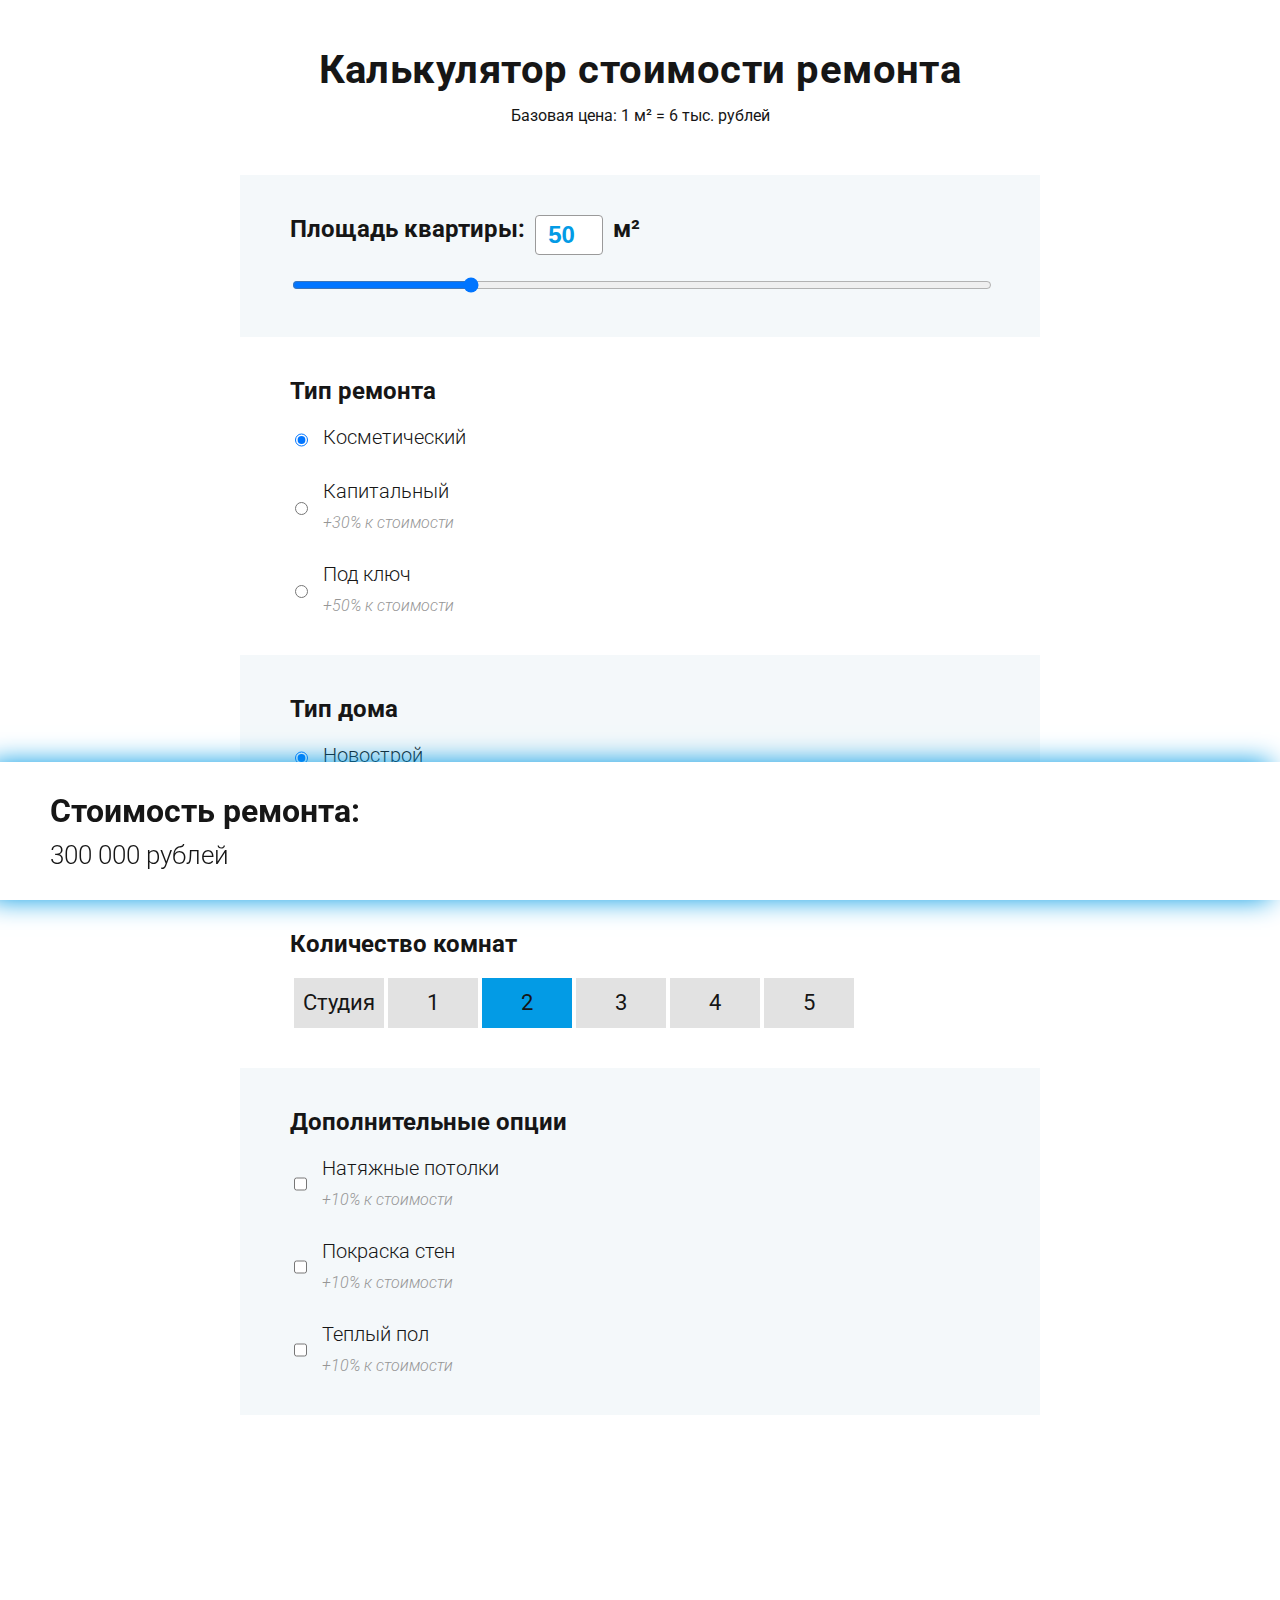
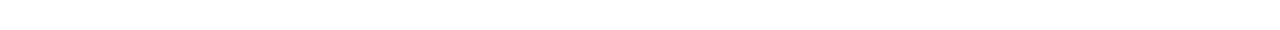
<file: 1.Расчёт стоимости ремонта/index.html>
<!DOCTYPE html>
<html lang="en">
	<head>
		<meta charset="UTF-8">
		<meta name="viewport" content="width=device-width, initial-scale=1.0">
		<meta http-equiv="X-UA-Compatible" content="ie=edge">
		<link rel="stylesheet" href="css/main.css">
		<link rel="icon" href="./img/ico/favicon.ico">
		<link href="https://fonts.googleapis.com/css?family=Roboto:100,300,300i,400,700&display=swap&subset=cyrillic-ext" rel="stylesheet">

		<title>Расчет стоимости проекта</title>
	</head>

	<body>
		<main class="calc-wrapper">
			<div class="container">
				<form id="form">
					<div class="heading">
						<h1 class="heading-title">Калькулятор стоимости ремонта</h1>
						<p class="heading-desc">Базовая цена: 1 м² = 6 тыс. рублей</p>
					</div>

					<!-- Площадь -->
					<div class="calc-section">
						<label class="checkbox-wrapper title-bold section-title .section-title--vertical-center">
							<span class="title__inline">Площадь квартиры:</span>
							<input type="number" min="0" max="200" value="50" id="square-input" class="title__inline input-short" />
							<span class="title__inline">м²</span>
						</label>
						<input type="range" id="square-range" class="range-input" min="0" max="200" value="50" step="1" />
					</div>
					<!-- // Площадь -->

					<div class="calc-section">
						<h4 class="checkbox-wrapper title-bold section-title">Тип ремонта</h4>
						<label class="radio-wrapper" data-name="mobile">
							<input type="radio" class="radio" name="type" value="1" checked />
							<div class="title-lite">Косметический</div>
						</label>
						<label class="radio-wrapper" data-name="mobile">
							<input type="radio" class="radio" name="type" value="1.3" />
							<div class="title-lite">
								Капитальный
								<span class="note">+30% к стоимости</span>
							</div>
						</label>
						<label class="radio-wrapper" data-name="mobile">
							<input type="radio" class="radio" name="type" value="1.5" />
							<div class="title-lite">
								Под ключ
								<span class="note">+50% к стоимости</span>
							</div>
						</label>
					</div>

					<div class="calc-section">
						<label class="checkbox-wrapper title-bold section-title"> Тип дома </label>
						<label class="radio-wrapper">
							<input type="radio" class="radio" name="building" value="1" checked />
							<div class="title-lite">Новострой</div>
						</label>
						<label class="radio-wrapper">
							<input type="radio" class="radio" name="building" value="1.1" />
							<div class="title-lite">
								Вторичка
								<span class="note">+10% к стоимости</span>
							</div>
						</label>
					</div>

					<!-- Количество комнат -->
					<div class="calc-section">
						<label class="checkbox-wrapper title-bold section-title"> Количество комнат </label>
						<div class="rooms-wrapper">
							<label class="rooms-label">
								<input class="rooms-radio-real" type="radio" name="rooms" value="0.8" />
								<span class="rooms-radio-fake">Cтудия</span>
							</label>

							<label class="rooms-label">
								<input class="rooms-radio-real" type="radio" name="rooms" value="1" />
								<span class="rooms-radio-fake">1</span>
							</label>

							<label class="rooms-label">
								<input class="rooms-radio-real" type="radio" name="rooms" value="1" checked />
								<span class="rooms-radio-fake">2</span>
							</label>

							<label class="rooms-label">
								<input class="rooms-radio-real" type="radio" name="rooms" value="1.05" />
								<span class="rooms-radio-fake">3</span>
							</label>

							<label class="rooms-label">
								<input class="rooms-radio-real" type="radio" name="rooms" value="1.25" />
								<span class="rooms-radio-fake">4</span>
							</label>

							<label class="rooms-label">
								<input class="rooms-radio-real" type="radio" name="rooms" value="1.45" />
								<span class="rooms-radio-fake">5</span>
							</label>
						</div>
					</div>
					<!-- // Количество комнат -->

					<!-- Дополнительные опции -->
					<div class="calc-section">
						<label class="checkbox-wrapper title-bold section-title"> Дополнительные опции </label>
						<label class="radio-wrapper">
							<input type="checkbox" class="radio" name="ceiling" value="1.1" />
							<div class="title-lite">
								Натяжные потолки
								<span class="note">+10% к стоимости</span>
							</div>
						</label>
						<label class="radio-wrapper">
							<input type="checkbox" class="radio" name="walls" value="1.1" />
							<div class="title-lite">
								Покраска стен
								<span class="note">+10% к стоимости</span>
							</div>
						</label>
						<label class="radio-wrapper">
							<input type="checkbox" class="radio" name="floor" value="1.1" />
							<div class="title-lite">
								Теплый пол
								<span class="note">+10% к стоимости</span>
							</div>
						</label>
					</div>
					<!-- // Дополнительные опции -->

					<!-- Стоимость ремонта -->
					<div class="calc-price">
						<div class="calc-price-title">Стоимость ремонта:</div>
						<div class="calc-price-value">
							<span id="total-price">0</span>
							рублей
						</div>
					</div>
					<!-- // Стоимость ремонта -->
				</form>
			</div>
		</main>


		<script src="js/main.js"></script>
	</body>
</html>
</file>
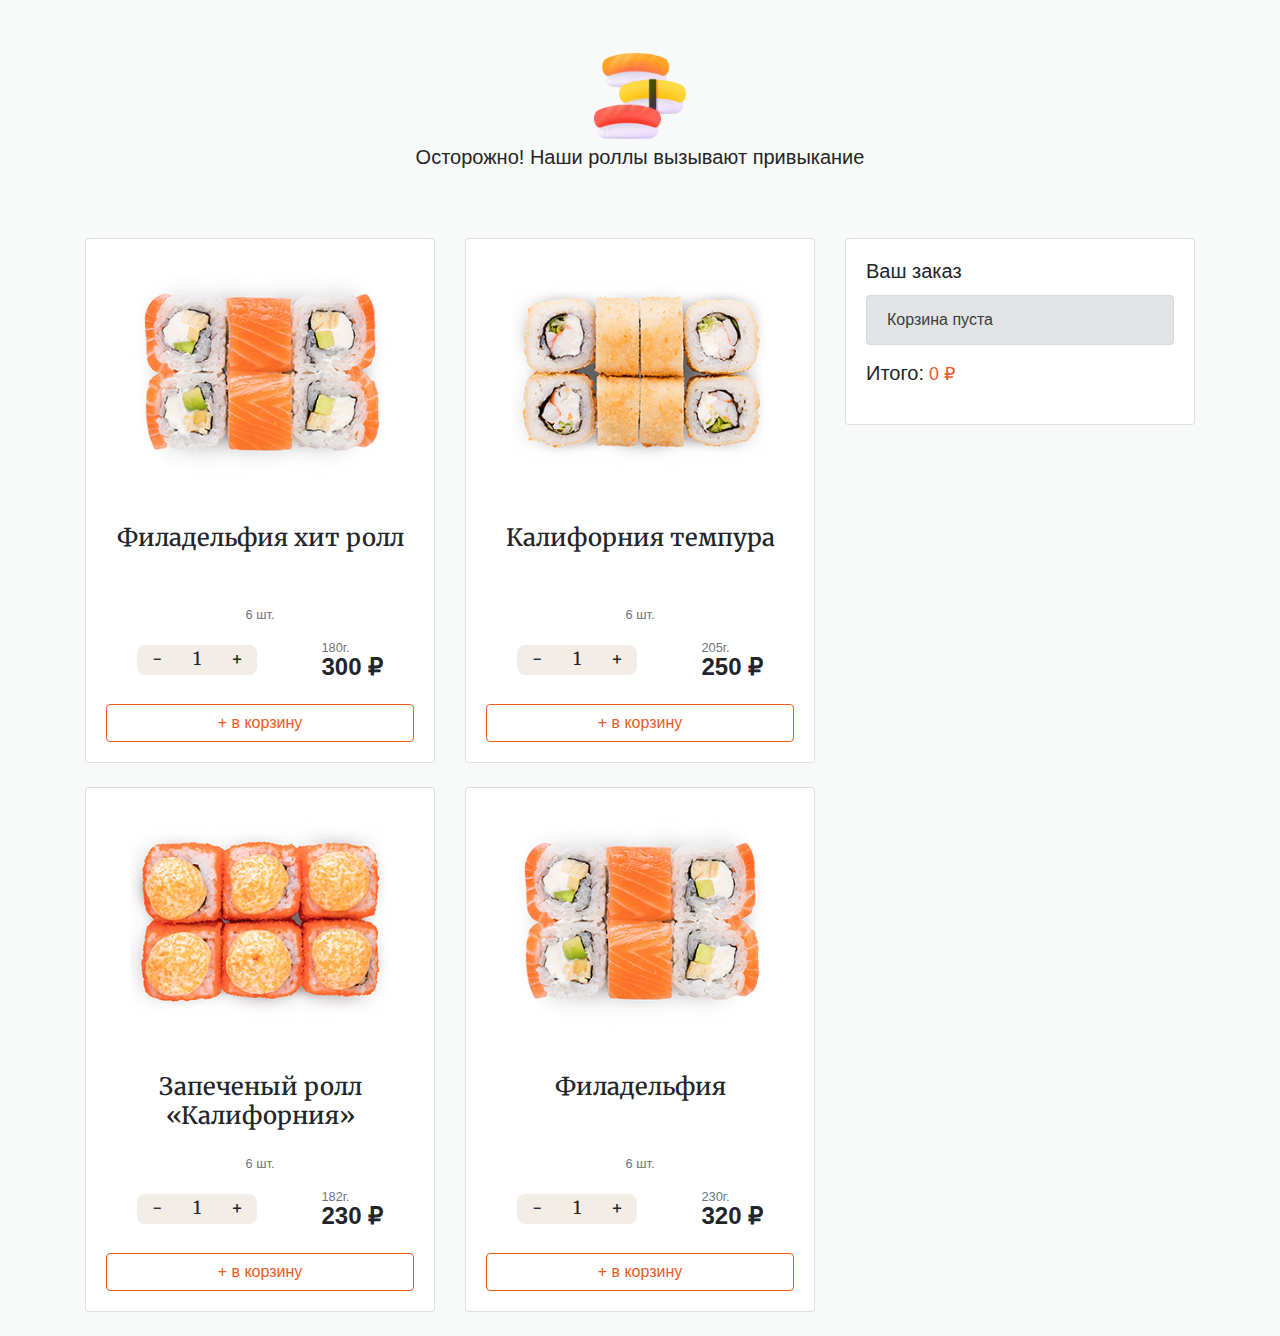
<file: 3. Доставка суши/index.html>
<!DOCTYPE html>
<html lang="en">

<head>
	<meta charset="UTF-8">
	<meta name="viewport" content="width=device-width, initial-scale=1.0, shrink-to-fit=no">
	<title>Магазин роллов</title>
	<link rel="stylesheet" href="libs/bootstrap/css/bootstrap.min.css">
	<link rel="stylesheet" href="css/main.css">
	<link href="https://fonts.googleapis.com/css?family=Merriweather:300,400,400i,700&amp;subset=cyrillic-ext" rel="stylesheet">
	<link rel="shortcut icon" href="./img/logo/ico.png">

</head>

<body>

	<header class="header">
		<div class="container text-center">
			<img class="logo" src="./img/logo/ico.png" width="92" alt="Суши и пицца">
			<p class="lead">Осторожно! Наши роллы вызывают привыкание</p>

		</div>
	</header>

	<div class="container mb-5">
		<div class="row">

			<!-- Товары -->
			<div class="col-md-8">
				<div class="row" id="products-container">

				</div>
			</div>

			<!-- Корзина -->
			<div class="col-md-4">
				<!-- Корзина -->
				<div class="card mb-4">
					<div class="card-body">
						<h5 class="card-title">Ваш заказ</h4>

							<div data-cart-empty class="alert alert-secondary" role="alert">
							Корзина пуста
						</div>

						<!-- cart-wrapper -->
						<div class="cart-wrapper">

						</div>
						<!-- // cart-wrapper -->
						<!-- Стоимость заказа -->
						<div class="cart-total">
							<p data-cart-delivery class="none">
								<span class="h5">Доставка:</span>
								<span class="delivery-cost">250 ₽</span><br>
								<span class="small">Бесплатно при заказе от 600 ₽</span>
							</p>
							<p><span class="h5">Итого:</span>
								<span class="total-price">0</span>
								<span class="rouble">₽</span></p>
						</div>
						<!-- // Стоимость заказа -->
					</div>
					<!-- Оформить заказ -->
					<div id="order-form" class="card-body border-top none">
						<h5 class="card-title">Оформить заказ</h4>
						<form>
							<div class="form-group">
								<input type="text" class="form-control" placeholder="Ваш номер телефона">
							</div>
							<button type="submit" class="btn btn-primary">Заказать</button>
						</form>
					</div>
					<!-- // Оформить заказ -->

				</div>
				<!-- // Корзина -->

			</div>

		</div>
	</div>

	<!-- Подключаем скрипты -->

	<script src="./js/renderProducts.js"></script>
	<script src="./js/calcCartPrice.js"></script>
	<script src="./js/toggleCartStatus.js"></script>
	<script src="./js/counter.js"></script>
	<script src="./js/cart.js"></script>

</body>
</html>
</file>
<file: 1.Расчёт стоимости ремонта/css/main.css>
/* ------------------- General ------------------- */
:root{
	--textColor: #161616;
	--bacgroundColor: #e3f0f7;
	--style: #039be5;
}

body {
	font-family: 'Roboto', sans-serif;
	color: var(--textColor);
	margin: 0;

	padding-bottom: 140px;
}

img {
	max-width: 100%;
	height: auto;
}

.container {
	max-width: 1170px;
	margin-left: auto;
	margin-right: auto;

}

/* ------------------- Header ------------------- */

.header-inner {
	padding-top: 60px;
	padding-bottom: 60px;
	background-color: var(--bacgroundColor);
}

.header-inner-row {
	display: flex;
	justify-content: space-between;
	align-items: center;
}

.heading-inner {
	font-size: 22px;
	font-weight: 700;
	letter-spacing: 0.26px;
	line-height: 1;
	margin: 0;
}

.heading-inner span {
	display: inline-block;
	line-height: 1;
	margin: 0;
	margin-bottom: 10px;
	font-size: 32px;
	font-weight: 700;
	letter-spacing: 0.38px;
}

.social-icons {
	display: flex;
}

.social-icon-link {
	text-decoration: none;
	margin-right: 30px;
}

@media (max-width: 1170px) {
	.social-icon-link {
		margin-right: 15px;
		margin-bottom: 15px;
	}
}


/* Calc */

h1,
h2,
h3,
h4,
h5,
h6 {
	margin: 0;
}

.calc-wrapper {
	padding-top: 50px;
	padding-bottom: 75px;
	max-width: 800px;
	margin: 0 auto;
}

.heading {
	margin-bottom: 50px;
	text-align: center;
}

.heading-title {
	margin: 0;
	margin-bottom: 15px;
	font-size: 40px;
	font-weight: 700;
	line-height: 1;
	letter-spacing: 0.48px;
	text-align: center;
}

.calc-section {
	padding: 40px 50px;
	background-color: #f4f8fa;
}

.calc-section:nth-child(odd) {
	padding: 40px 50px;
	background-color: #fff;
}

.calc-title-light {
	font-size: 24px;
	font-weight: 300;
	margin-bottom: 15px;
}

.title__inline {
	display: inline-block;
	vertical-align: middle;
}

.title__inline + .title__inline {
	margin-left: 10px;
}

.input-short {
	width: 20px;
}

.radio-wrapper {
	display: flex;
}

.radio-wrapper .radio {
	margin-top: 9px;
}

.radio-wrapper:not(:last-child) {
	margin-bottom: 30px;
}

.radio-wrapper .radio {
	margin-right: 15px;
	margin-top: 6px;
}

.input-wrapper {
	display: flex;
	margin-bottom: 40px;
}

.input-wrapper:last-child {
	margin-bottom: 0;
}

.input-short {
	width: 62px;
	height: 36px;
	border-radius: 4px;
	border: 1px solid #9a9a9a;
	font-size: 24px;
	font-weight: 700;
	color: var(--style);
	text-align: center;
}

.input-wrapper .input-short:first-child {
	margin-right: 20px;
}

.input-wrapper .input-short:last-child {
	margin-left: 20px;
}

/* ------------ Type  ------------ */

.section-title {
	margin-bottom: 20px;
}

.section-title--vertical-center {
	align-items: center;
}

.title-bold {
	font-size: 24px;
	font-weight: 700;
}

.title-lite {
	font-size: 20px;
	font-weight: 300;
}

.note {
	display: block;
	font-weight: 300;
	font-style: italic;
	padding-top: 10px;
	font-size: 16px;
	color: #969696;
}

/* ------------ FORMS ------------ */

.checkbox-wrapper {
	display: flex;
	margin-bottom: 20px;
}

.checkbox-wrapper .checkbox {
	margin-right: 15px;
}

/* ------------ PRICE ------------ */
.calc-price {
	padding: 30px 50px;

	position: fixed;
	left: 0;
	right: 0;
	bottom: 0;
	background-color: rgb(218, 243, 255);
	background-color: white;
	box-shadow: -10px 0px 25px var(--style);
}

.calc-price-title {
	font-size: 32px;
	font-weight: 700;
	margin-bottom: 10px;
}

.calc-price-value {
	font-size: 26px;
	font-weight: 300;
}

.hidden {
	display: none;
}

.range-input {
	width: 100%;
}

.rooms-wrapper {
	display: flex;
	flex-direction: start;
	align-items: center;
}

.rooms-radio-real {
	opacity: 0;
	appearance: none;
	height: 0;
	width: 0;
	margin: 0;
}

.rooms-radio-fake {
	display: inline-block;
	width: 90px;
	height: 50px;
	background-color: #e2e2e2;
	text-align: center;
	line-height: 50px;
	font-size: 22px;
	cursor: pointer;
}

.rooms-radio-real:checked + .rooms-radio-fake {
	background-color: var(--style);
}
</file>
<file: 3. Доставка суши/css/main.css>
body, html {
	background-color: #F8F9F9;
	height: 100%;
}

h3, h4 {
	font-family: 'Merriweather', serif;

}

img {
	max-width: 100%;
	height: auto;
	display: block;
}

.header {
	padding-top: 50px;
	padding-bottom: 50px;
}

.logo {
	margin-left: auto;
	margin-right: auto;
}

.site-title {
	font-size: 3.5rem;
    font-weight: 300;
    line-height: 1.2;
}

@media (max-width: 980px){
	.site-title  {
		font-size:2rem;
	}
}

.product-img {
	width: 265px;
	height: auto;
	margin-left: auto;
	margin-right: auto;
}

.item-title {
    font-size: 1.5rem;
    font-weight: 500;
	font-family: 'Merriweather', serif;
	min-height: 70px;
}

@media (max-width: 980px){
	.item-title  {
		font-size: 1.2rem;
		min-height: auto;
	}
}

.details-wrapper {
	display: flex;
	justify-content: space-between;
	align-items: center;
	flex-wrap: wrap;
	margin-bottom: 25px;
	width: 80%;
	margin-left: auto;
	margin-right: auto;
}

.items {
	font-family: 'Merriweather', serif;
	background: #f2ede7;
	border-radius: 8px;
	width: 120px;
	display: flex;
	font-size: 18px;
	height: 30px;
	overflow: hidden;
}

.items__control {
	width: 40px;
	cursor: pointer;
	transition: 0.2s ease-in;
	text-align: center;
}

.items__control:hover {
    background: #eb5a1e;
    color: #FFF;
}

.items__current {
	width: 40px;
}

/* items--small */
.items.items--small {
	width: 90px;
	font-size: 16px;
	height: 26px;
	text-align: center;
}

.items.items--small .items__control {
	width: 30px;
}

.items.items--small .items__current {
	width: 30px;
}

.price {
	text-align: left;
}

.price__weight {
	color: #6c757d!important;
	font-size: 80%;
	line-height: 1;
}

.price__currency {
	font-size: 1.5rem;
	font-weight: 600;
	line-height: 1;
}

.btn-outline-warning {
    color: #eb5a1e;
    border-color: #eb5a1e;
}

.btn-outline-warning:hover {
    color: #FFF;
    background-color: #eb5a1e;
    border-color: #eb5a1e;
}



.cart-item__top {
	display: flex;
	align-items: flex-start;
	flex-wrap: wrap;
	padding-bottom: 15px;
	border-bottom: 1px solid #dee2e6;
	margin-bottom: 15px;
}

.cart-item__img img {
	max-width: 100px;
	height: auto;
}

.cart-item__desc {
	padding-top: 15px;
	padding-left: 15px;
	max-width: 208px;
}

.cart-item__title {
	font-family: 'Merriweather', serif;
	font-size: 16px;
    line-height: 1.2;
	font-weight: 600;
	margin-bottom: 5px;
}

.cart-item__weight {
    color: #6c757d!important;
    font-size: 80%;
    line-height: 1;
    margin-bottom: 15px;
}

.cart-item__details {
	display: flex;
	justify-content: flex-start;
	align-items: center;
}

.cart-item__details .price__currency {
	font-size: 18px;
	margin-left: 15px;
}

.cart-total {
	font-size: 18px;
	font-weight: 500;
}



.free {
	color: #0EA107;
}

.total-price {
	color: #EB5A1E;
}

.rouble {
	color: #EB5A1E;
}

.none {
	display: none;
}
</file>
